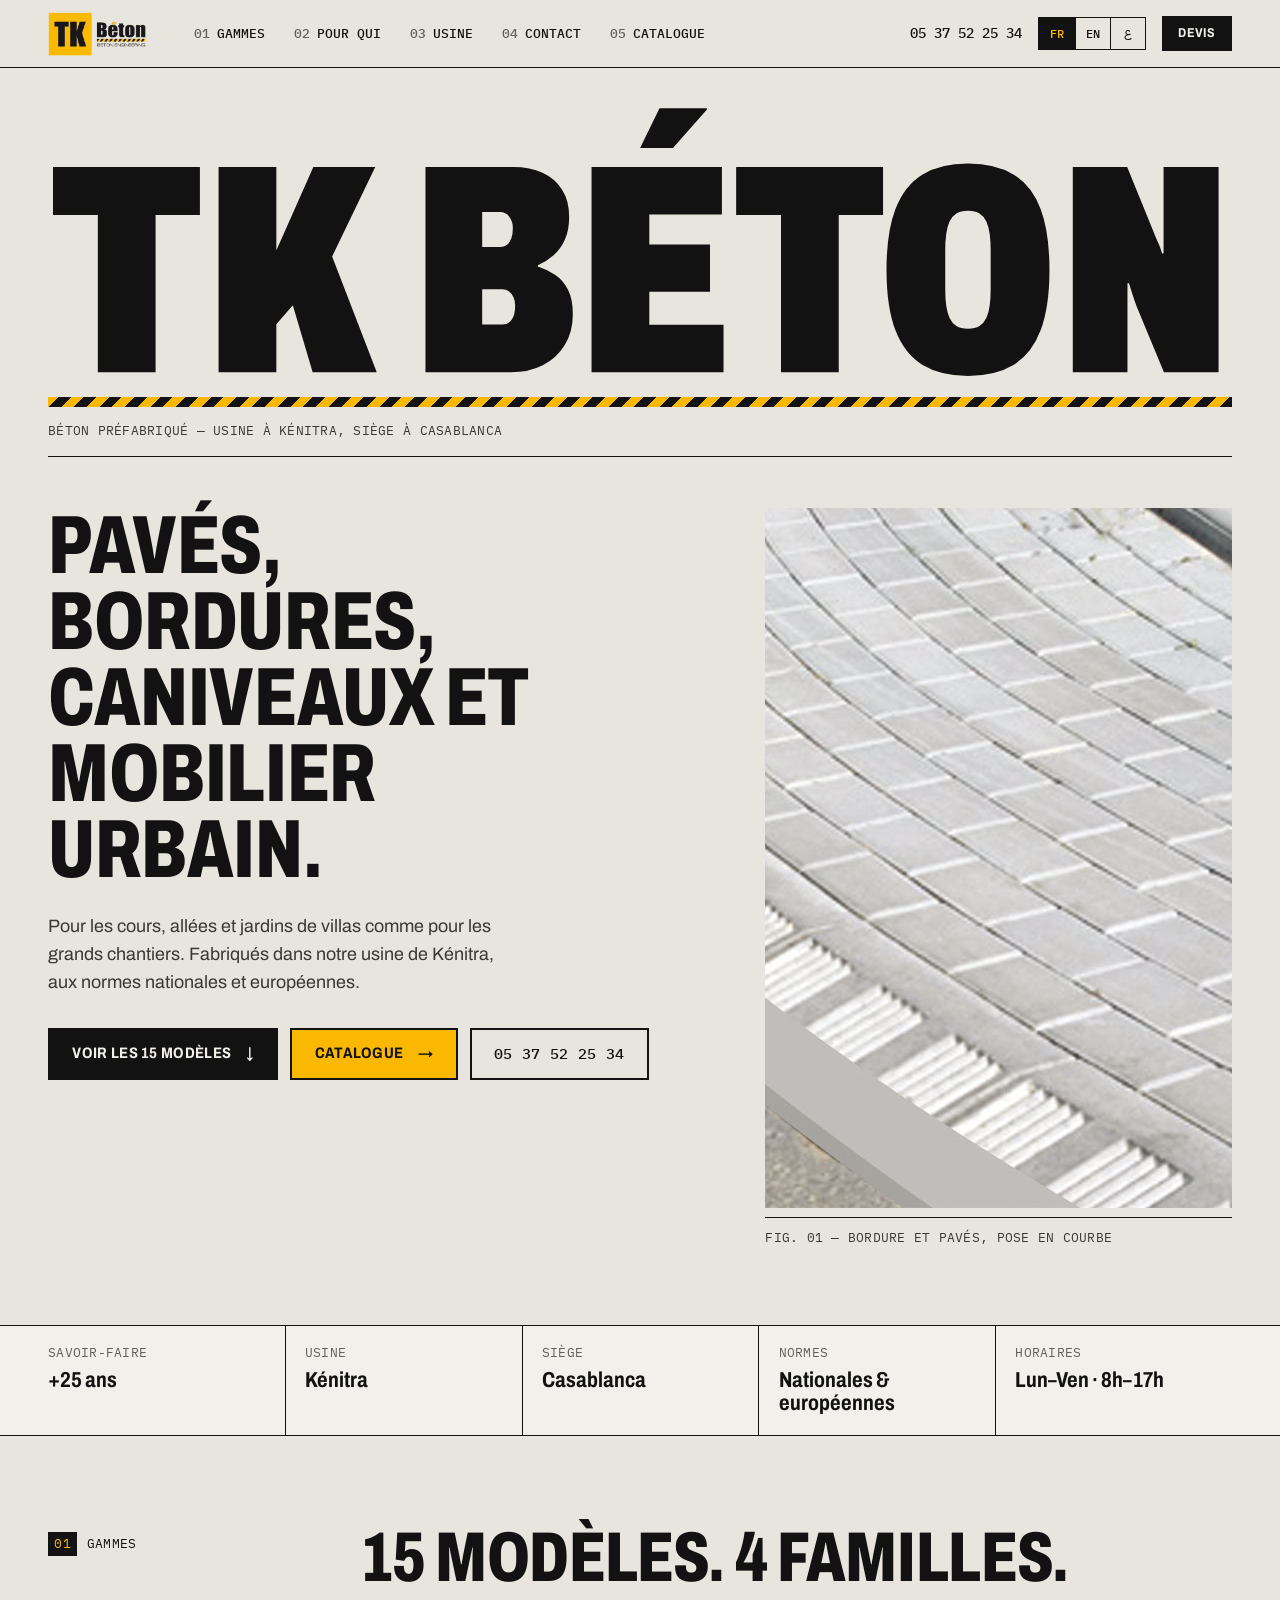
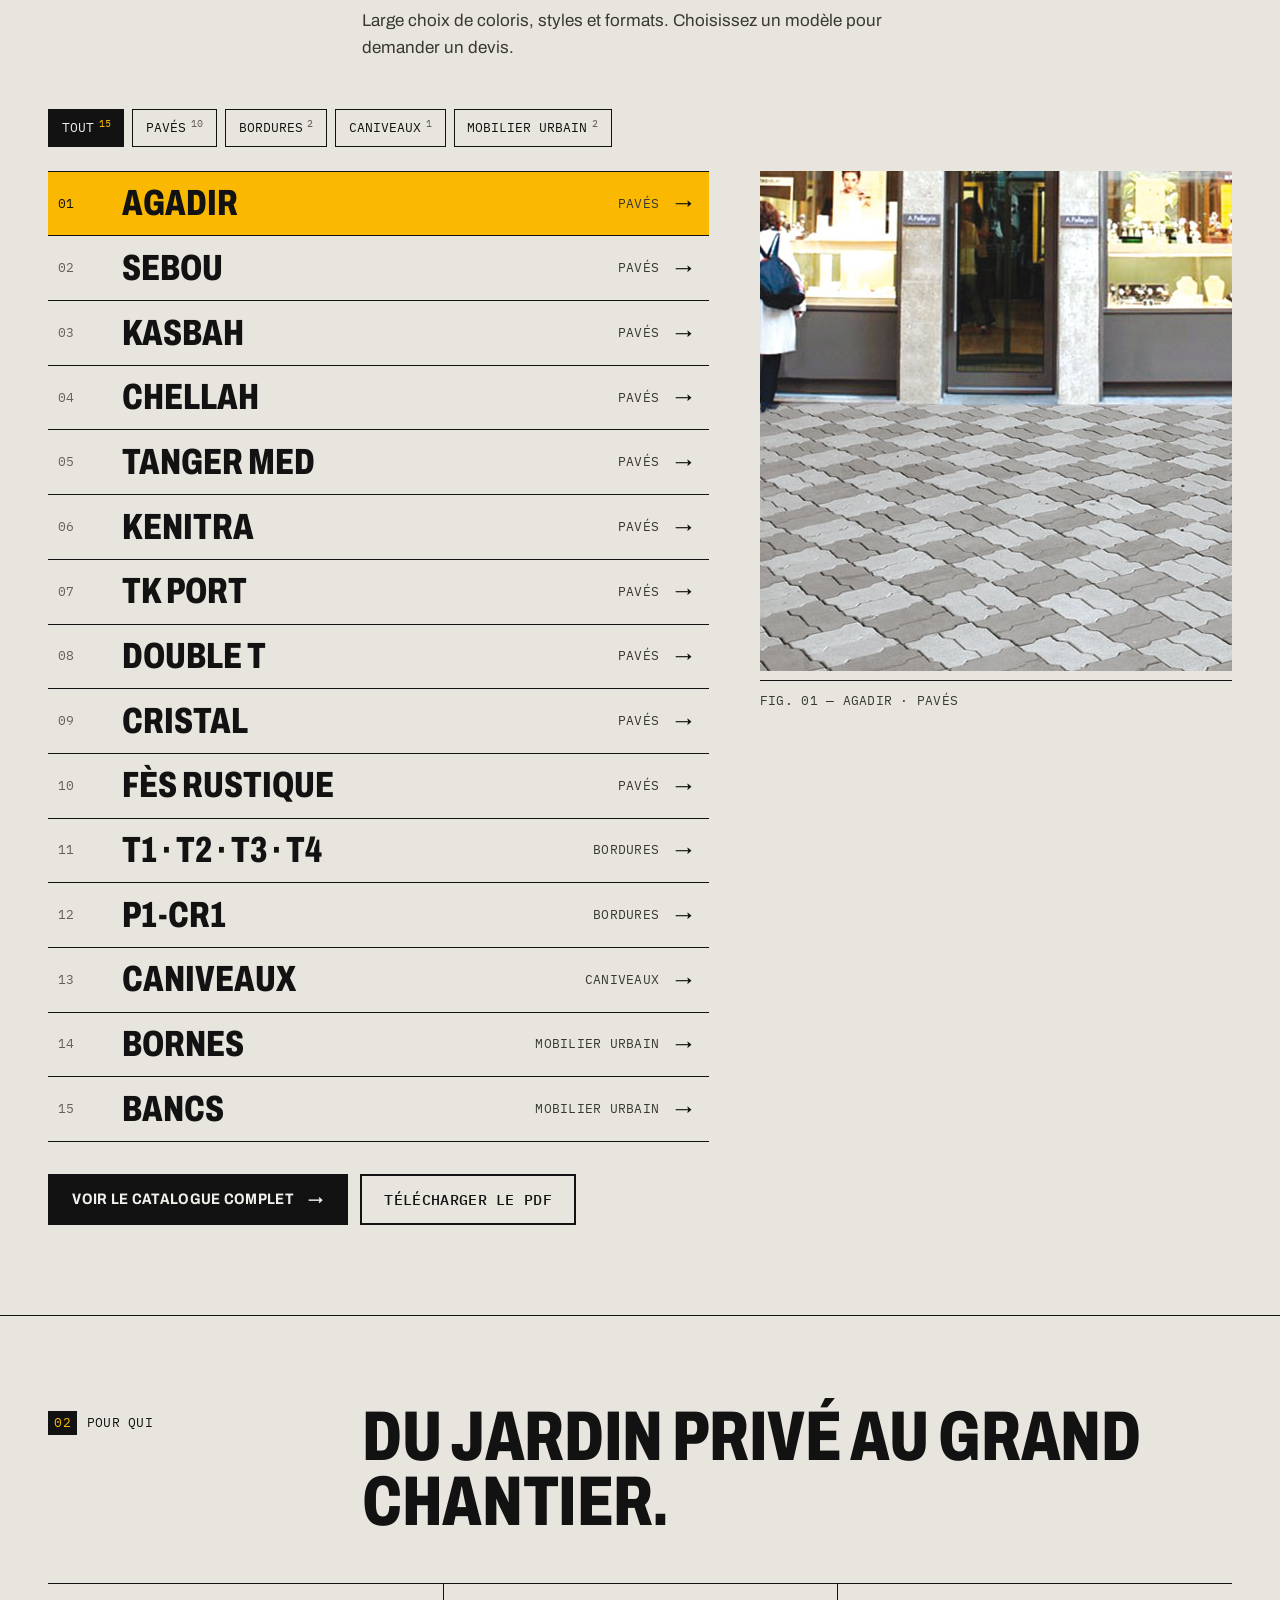
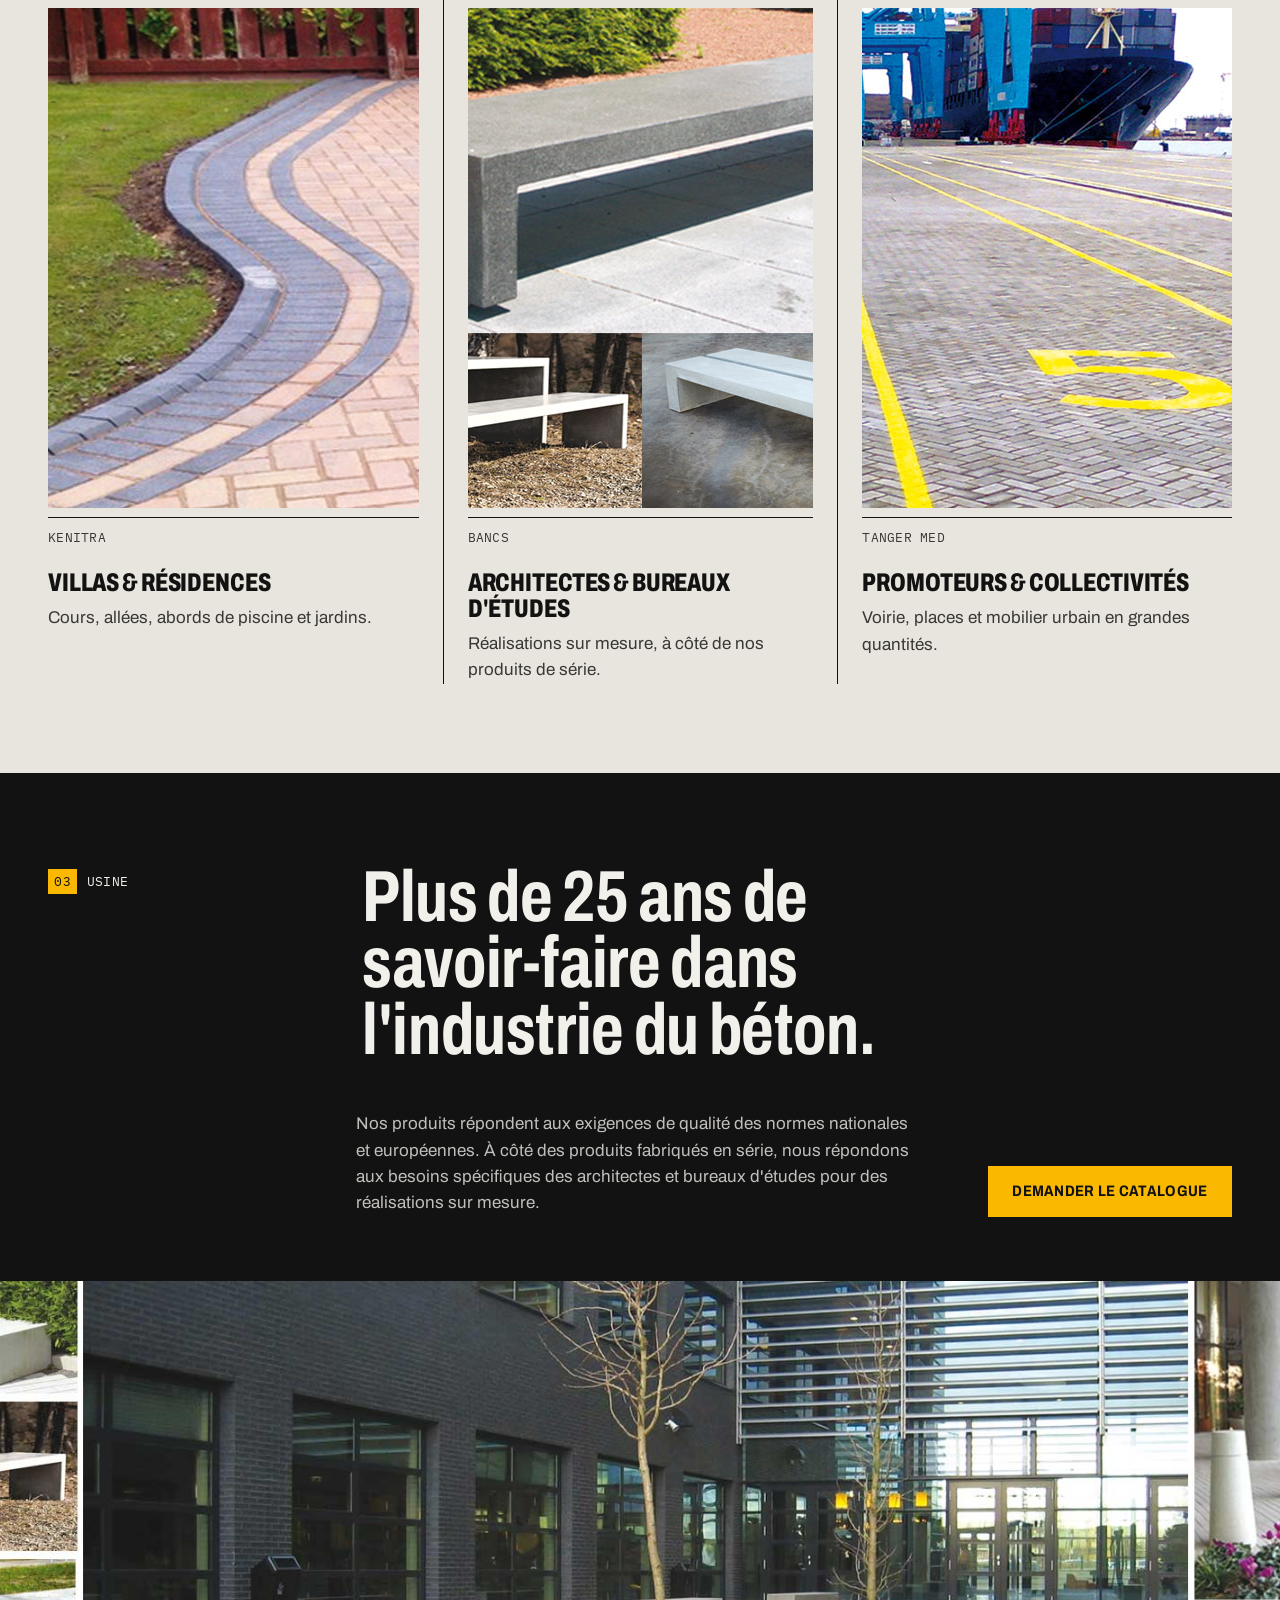
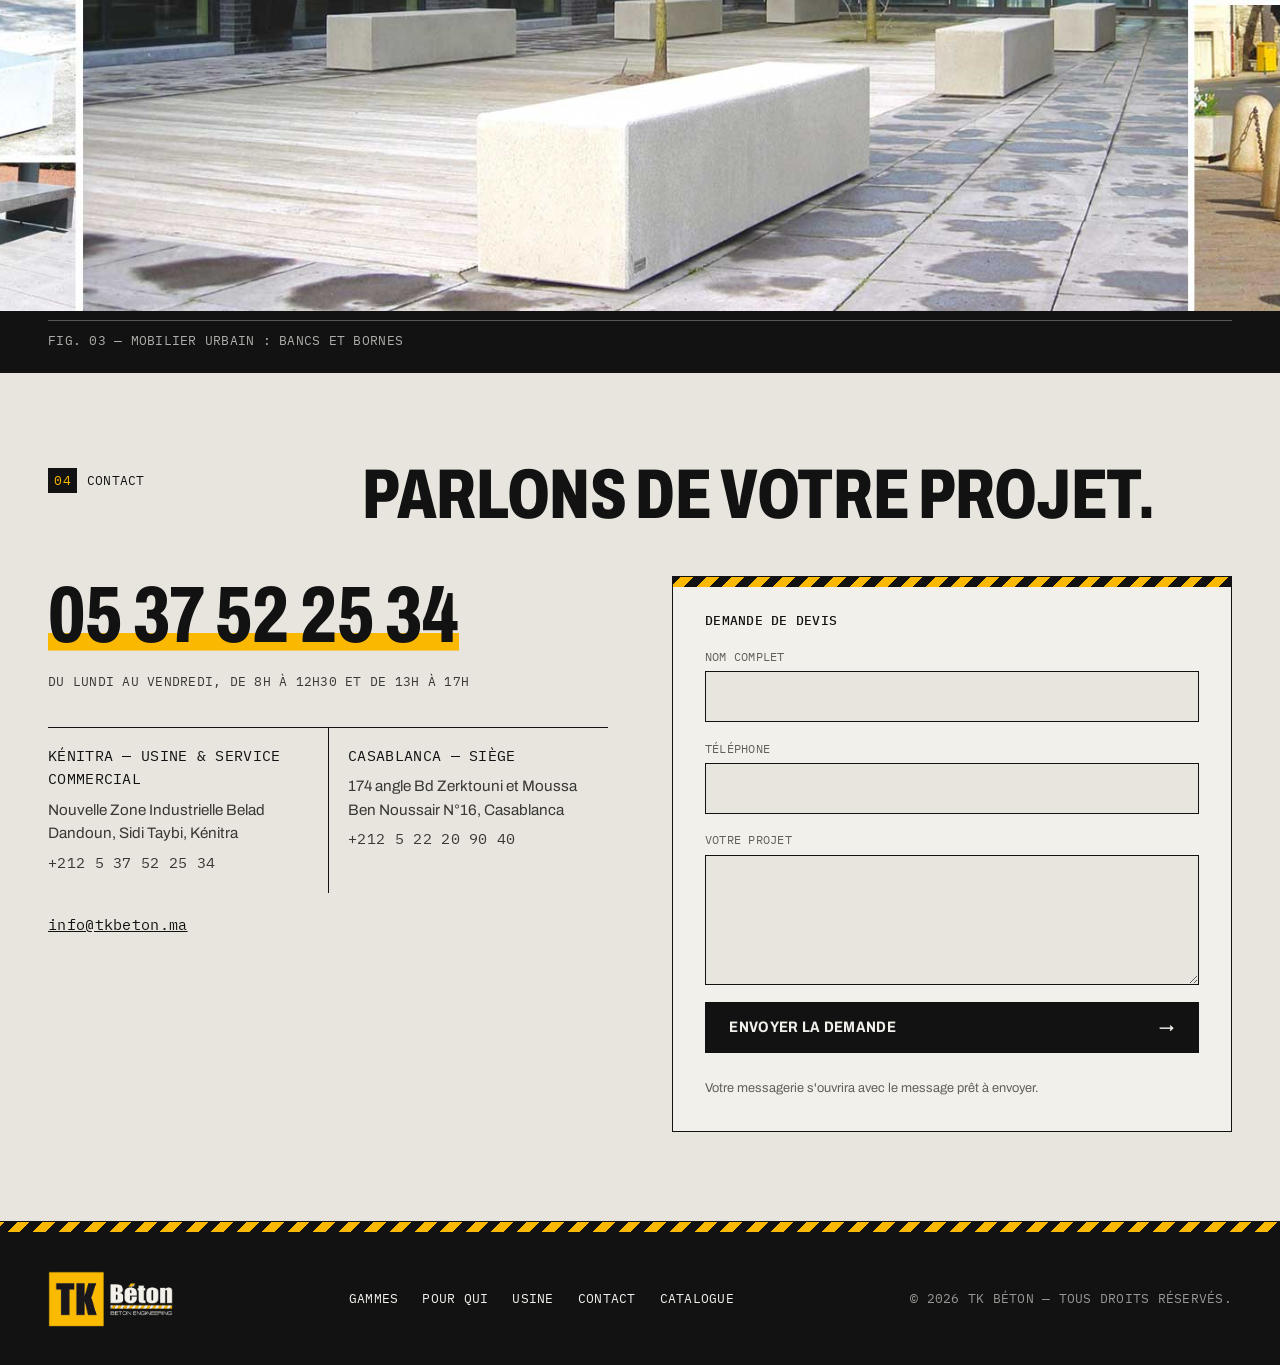
<file: index.html>
<!DOCTYPE html>
<html lang="fr" dir="ltr">
<head>
<meta charset="utf-8">
<meta name="viewport" content="width=device-width, initial-scale=1">
<title>TK Béton — Pavés, bordures, caniveaux et mobilier urbain en béton</title>
<meta name="description" content="TK Béton, fabricant de béton préfabriqué à Kénitra depuis plus de 25 ans : pavés autobloquants, bordures, caniveaux et mobilier urbain, aux normes nationales et européennes.">
<meta name="theme-color" content="#e8e5de">
<link rel="icon" type="image/png" sizes="32x32" href="images/favicon-32x32.png">
<link rel="apple-touch-icon" href="images/apple-touch-icon.png">
<script>
/* Set language/direction before first paint so Arabic never flashes as LTR French. */
(function(){try{var l=localStorage.getItem('tk-lang');if(['fr','en','ar'].indexOf(l)<0){l='fr';}
var d=document.documentElement;d.lang=l;d.dir=l==='ar'?'rtl':'ltr';}catch(e){}})();
</script>
<link rel="preconnect" href="https://fonts.googleapis.com">
<link rel="preconnect" href="https://fonts.gstatic.com" crossorigin>
<link href="https://fonts.googleapis.com/css2?family=Archivo:wdth,wght@62..125,400..900&family=IBM+Plex+Mono:wght@400;500&family=IBM+Plex+Sans+Arabic:wght@400;500;700&display=swap" rel="stylesheet">
<link rel="stylesheet" href="css/style.css?v=20261111c">
</head>
<body>

<header class="site-header" id="top">
  <a class="brand" href="#top"><img src="images/logo-color.png" width="323" height="145" alt="TK Béton — Beton Engineering"></a>
  <nav class="main-nav" id="main-nav" aria-label="Navigation">
    <a href="#gammes"><span class="n">01</span><span data-i18n="nav.ranges">Gammes</span></a>
    <a href="#pour-qui"><span class="n">02</span><span data-i18n="nav.clients">Pour qui</span></a>
    <a href="#usine"><span class="n">03</span><span data-i18n="nav.factory">Usine</span></a>
    <a href="#contact"><span class="n">04</span><span data-i18n="nav.contact">Contact</span></a>
    <a href="catalogue.html"><span class="n">05</span><span data-i18n="nav.catalogue">Catalogue</span></a>
  </nav>
  <div class="header-tools">
    <a class="head-phone" href="tel:+212537522534" dir="ltr">05 37 52 25 34</a>
    <div class="lang" role="group" aria-label="Langue / Language / اللغة">
      <button type="button" data-lang="fr" aria-pressed="true">FR</button>
      <button type="button" data-lang="en" aria-pressed="false">EN</button>
      <button type="button" data-lang="ar" aria-pressed="false" lang="ar">ع</button>
    </div>
    <a class="btn btn-ink btn-sm" href="#contact" data-i18n="nav.quote">Devis</a>
    <button class="menu-btn" type="button" aria-controls="main-nav" aria-expanded="false" aria-label="Menu"><span></span><span></span></button>
  </div>
</header>

<main>
  <!-- HERO -->
  <section class="hero" aria-labelledby="hero-title">
    <div class="wrap">
      <div class="masthead" aria-hidden="true">
        <svg viewBox="0 0 1000 236" preserveAspectRatio="xMidYMid meet"><text x="0" y="230" textLength="1000" lengthAdjust="spacingAndGlyphs" direction="ltr">TK BÉTON</text></svg>
      </div>
      <div class="hazard" aria-hidden="true"></div>
      <p class="kicker mono" data-i18n="hero.kicker">Béton préfabriqué — usine à Kénitra, siège à Casablanca</p>
      <div class="hero-grid">
        <div class="hero-copy">
          <h1 id="hero-title" data-i18n="hero.title">Pavés, bordures, caniveaux et mobilier urbain.</h1>
          <p class="lead" data-i18n="hero.lead"></p>
          <div class="cta-row">
            <a class="btn btn-ink" href="#gammes"><span data-i18n="hero.cta">Voir les 15 modèles</span><span class="arrow down" aria-hidden="true">↓</span></a>
            <a class="btn btn-yellow" href="catalogue.html"><span data-i18n="nav.catalogue">Catalogue</span><span class="arrow" aria-hidden="true">→</span></a>
            <a class="btn btn-line" href="tel:+212537522534" dir="ltr">05 37 52 25 34</a>
          </div>
        </div>
        <figure class="fig hero-fig">
          <img src="images/slide1.jpg" width="1920" height="700" alt="Bordure et pavés TK Béton posés en courbe" fetchpriority="high">
          <figcaption class="mono"><span data-i18n="fig.word">Fig.</span> 01 — <span data-i18n="fig.1"></span></figcaption>
        </figure>
      </div>
    </div>
  </section>

  <!-- FACTS -->
  <section class="facts" aria-label="TK Béton">
    <dl class="wrap facts-grid">
      <div><dt class="mono" data-i18n="fact.1.k"></dt><dd data-i18n="fact.1.v"></dd></div>
      <div><dt class="mono" data-i18n="fact.2.k"></dt><dd data-i18n="fact.2.v"></dd></div>
      <div><dt class="mono" data-i18n="fact.3.k"></dt><dd data-i18n="fact.3.v"></dd></div>
      <div><dt class="mono" data-i18n="fact.4.k"></dt><dd data-i18n="fact.4.v"></dd></div>
      <div><dt class="mono" data-i18n="fact.5.k"></dt><dd data-i18n="fact.5.v"></dd></div>
    </dl>
  </section>

  <!-- 01 RANGES -->
  <section class="sec" id="gammes" aria-labelledby="ranges-title">
    <div class="wrap">
      <header class="sec-head">
        <p class="sec-label mono"><span>01</span> <span data-i18n="nav.ranges">Gammes</span></p>
        <div>
          <h2 id="ranges-title" data-i18n="ranges.title">15 modèles. 4 familles.</h2>
          <p class="sec-lead" data-i18n="ranges.lead"></p>
        </div>
      </header>

      <div class="filters mono" role="group" aria-label="Filtre">
        <button type="button" data-filter="all" aria-pressed="true"><span data-i18n="filter.all">Tout</span><sup>15</sup></button>
        <button type="button" data-filter="paves" aria-pressed="false"><span data-i18n="fam.paves">Pavés</span><sup>10</sup></button>
        <button type="button" data-filter="bordures" aria-pressed="false"><span data-i18n="fam.bordures">Bordures</span><sup>2</sup></button>
        <button type="button" data-filter="caniveaux" aria-pressed="false"><span data-i18n="fam.caniveaux">Caniveaux</span><sup>1</sup></button>
        <button type="button" data-filter="mobilier" aria-pressed="false"><span data-i18n="fam.mobilier">Mobilier urbain</span><sup>2</sup></button>
      </div>

      <div class="ranges">
        <ol class="index">
          <li data-family="paves"><a class="row" href="#contact" data-product="AGADIR" data-img="images/agadir-slides2.jpg"><span class="num mono">01</span><img class="thumb" src="images/agadir-slides2.jpg" width="715" height="500" alt="" loading="lazy"><span class="name">Agadir</span><span class="fam mono" data-i18n="fam.paves">Pavés</span><span class="arrow" aria-hidden="true">→</span></a></li>
          <li data-family="paves"><a class="row" href="#contact" data-product="SEBOU" data-img="images/sebou-slides2.jpg"><span class="num mono">02</span><img class="thumb" src="images/sebou-slides2.jpg" width="715" height="500" alt="" loading="lazy"><span class="name">Sebou</span><span class="fam mono" data-i18n="fam.paves">Pavés</span><span class="arrow" aria-hidden="true">→</span></a></li>
          <li data-family="paves"><a class="row" href="#contact" data-product="KASBAH" data-img="images/kasbah-slides2.jpg"><span class="num mono">03</span><img class="thumb" src="images/kasbah-slides2.jpg" width="715" height="500" alt="" loading="lazy"><span class="name">Kasbah</span><span class="fam mono" data-i18n="fam.paves">Pavés</span><span class="arrow" aria-hidden="true">→</span></a></li>
          <li data-family="paves"><a class="row" href="#contact" data-product="CHELLAH" data-img="images/chellah-slides2.jpg"><span class="num mono">04</span><img class="thumb" src="images/chellah-slides2.jpg" width="715" height="500" alt="" loading="lazy"><span class="name">Chellah</span><span class="fam mono" data-i18n="fam.paves">Pavés</span><span class="arrow" aria-hidden="true">→</span></a></li>
          <li data-family="paves"><a class="row" href="#contact" data-product="TANGER MED" data-img="images/tanger_med-slides2.jpg"><span class="num mono">05</span><img class="thumb" src="images/tanger_med-slides2.jpg" width="715" height="500" alt="" loading="lazy"><span class="name">Tanger Med</span><span class="fam mono" data-i18n="fam.paves">Pavés</span><span class="arrow" aria-hidden="true">→</span></a></li>
          <li data-family="paves"><a class="row" href="#contact" data-product="KENITRA" data-img="images/kenitra-slides2.jpg"><span class="num mono">06</span><img class="thumb" src="images/kenitra-slides2.jpg" width="715" height="500" alt="" loading="lazy"><span class="name">Kenitra</span><span class="fam mono" data-i18n="fam.paves">Pavés</span><span class="arrow" aria-hidden="true">→</span></a></li>
          <li data-family="paves"><a class="row" href="#contact" data-product="TK PORT" data-img="images/tk_port.jpg"><span class="num mono">07</span><img class="thumb" src="images/tk_port.jpg" width="715" height="500" alt="" loading="lazy"><span class="name">TK Port</span><span class="fam mono" data-i18n="fam.paves">Pavés</span><span class="arrow" aria-hidden="true">→</span></a></li>
          <li data-family="paves"><a class="row" href="#contact" data-product="DOUBLE T" data-img="images/double_t.jpg"><span class="num mono">08</span><img class="thumb" src="images/double_t.jpg" width="715" height="500" alt="" loading="lazy"><span class="name">Double T</span><span class="fam mono" data-i18n="fam.paves">Pavés</span><span class="arrow" aria-hidden="true">→</span></a></li>
          <li data-family="paves"><a class="row" href="#contact" data-product="CRISTAL" data-img="images/cristal.jpg"><span class="num mono">09</span><img class="thumb" src="images/cristal.jpg" width="715" height="500" alt="" loading="lazy"><span class="name">Cristal</span><span class="fam mono" data-i18n="fam.paves">Pavés</span><span class="arrow" aria-hidden="true">→</span></a></li>
          <li data-family="paves"><a class="row" href="#contact" data-product="FÈS RUSTIQUE" data-img="images/fes_rustique.jpg"><span class="num mono">10</span><img class="thumb" src="images/fes_rustique.jpg" width="715" height="500" alt="" loading="lazy"><span class="name">Fès Rustique</span><span class="fam mono" data-i18n="fam.paves">Pavés</span><span class="arrow" aria-hidden="true">→</span></a></li>
          <li data-family="bordures"><a class="row" href="#contact" data-product="T1 · T2 · T3 · T4" data-img="images/t1-t2-t3-t4-slides.jpg"><span class="num mono">11</span><img class="thumb" src="images/t1-t2-t3-t4-slides.jpg" width="715" height="500" alt="" loading="lazy"><span class="name">T1 · T2 · T3 · T4</span><span class="fam mono" data-i18n="fam.bordures">Bordures</span><span class="arrow" aria-hidden="true">→</span></a></li>
          <li data-family="bordures"><a class="row" href="#contact" data-product="P1-CR1" data-img="images/p1-cr1.jpg"><span class="num mono">12</span><img class="thumb" src="images/p1-cr1.jpg" width="715" height="500" alt="" loading="lazy"><span class="name">P1-CR1</span><span class="fam mono" data-i18n="fam.bordures">Bordures</span><span class="arrow" aria-hidden="true">→</span></a></li>
          <li data-family="caniveaux"><a class="row" href="#contact" data-product="CANIVEAUX" data-img="images/caniveaux.jpg"><span class="num mono">13</span><img class="thumb" src="images/caniveaux.jpg" width="429" height="300" alt="" loading="lazy"><span class="name">Caniveaux</span><span class="fam mono" data-i18n="fam.caniveaux">Caniveaux</span><span class="arrow" aria-hidden="true">→</span></a></li>
          <li data-family="mobilier"><a class="row" href="#contact" data-product="BORNES" data-img="images/bornes.jpg"><span class="num mono">14</span><img class="thumb" src="images/bornes.jpg" width="715" height="500" alt="" loading="lazy"><span class="name">Bornes</span><span class="fam mono" data-i18n="fam.mobilier">Mobilier urbain</span><span class="arrow" aria-hidden="true">→</span></a></li>
          <li data-family="mobilier"><a class="row" href="#contact" data-product="BANCS" data-img="images/bancs_slides1.jpg"><span class="num mono">15</span><img class="thumb" src="images/bancs_slides1.jpg" width="715" height="500" alt="" loading="lazy"><span class="name">Bancs</span><span class="fam mono" data-i18n="fam.mobilier">Mobilier urbain</span><span class="arrow" aria-hidden="true">→</span></a></li>
        </ol>
        <figure class="fig preview" aria-live="polite">
          <img id="preview-img" src="images/agadir-slides2.jpg" width="715" height="500" alt="Agadir">
          <figcaption class="mono" id="preview-cap"></figcaption>
        </figure>
      </div>
      <div class="ranges-more">
        <a class="btn btn-ink" href="catalogue.html"><span data-i18n="ranges.catalogue">Voir le catalogue complet</span><span class="arrow" aria-hidden="true">→</span></a>
        <a class="btn btn-line" href="catalogue/catalogue-tk-beton.pdf" download><span data-i18n="cat.download">Télécharger le PDF</span></a>
      </div>
    </div>
  </section>

  <!-- 02 CLIENTS -->
  <section class="sec" id="pour-qui" aria-labelledby="clients-title">
    <div class="wrap">
      <header class="sec-head">
        <p class="sec-label mono"><span>02</span> <span data-i18n="nav.clients">Pour qui</span></p>
        <div><h2 id="clients-title" data-i18n="clients.title">Du jardin privé au grand chantier.</h2></div>
      </header>
      <div class="clients">
        <article>
          <figure class="fig"><img src="images/kenitra-slides2.jpg" width="715" height="500" alt="Allée de villa en pavés Kenitra" loading="lazy"><figcaption class="mono">Kenitra</figcaption></figure>
          <h3 data-i18n="client.1.t"></h3><p data-i18n="client.1.d"></p>
        </article>
        <article>
          <figure class="fig"><img src="images/bancs_slides1.jpg" width="715" height="500" alt="Bancs monolithes en béton" loading="lazy"><figcaption class="mono">Bancs</figcaption></figure>
          <h3 data-i18n="client.2.t"></h3><p data-i18n="client.2.d"></p>
        </article>
        <article>
          <figure class="fig"><img src="images/tanger_med-slides2.jpg" width="715" height="500" alt="Pavés Tanger Med sur grande surface" loading="lazy"><figcaption class="mono">Tanger Med</figcaption></figure>
          <h3 data-i18n="client.3.t"></h3><p data-i18n="client.3.d"></p>
        </article>
      </div>
    </div>
  </section>

  <!-- 03 FACTORY -->
  <section class="sec sec-ink" id="usine" aria-labelledby="factory-title">
    <div class="wrap">
      <header class="sec-head">
        <p class="sec-label mono"><span>03</span> <span data-i18n="nav.factory">Usine</span></p>
        <div><h2 id="factory-title" class="statement" data-i18n="factory.title"></h2></div>
      </header>
      <div class="factory-body">
        <p data-i18n="factory.p"></p>
        <a class="btn btn-yellow" href="#contact" data-product="Catalogue" data-i18n="factory.cta">Demander le catalogue</a>
      </div>
    </div>
    <figure class="fig factory-fig">
      <img src="images/slide3.jpg" width="1920" height="700" alt="Mobilier urbain TK Béton : bancs et bornes en béton" loading="lazy">
      <figcaption class="mono wrap"><span data-i18n="fig.word">Fig.</span> 03 — <span data-i18n="fig.3"></span></figcaption>
    </figure>
  </section>

  <!-- 04 CONTACT -->
  <section class="sec" id="contact" aria-labelledby="contact-title">
    <div class="wrap">
      <header class="sec-head">
        <p class="sec-label mono"><span>04</span> <span data-i18n="nav.contact">Contact</span></p>
        <div><h2 id="contact-title" data-i18n="contact.title">Parlons de votre projet.</h2></div>
      </header>
      <div class="contact-grid">
        <div>
          <a class="big-phone" href="tel:+212537522534" dir="ltr">05 37 52 25 34</a>
          <p class="mono hours" data-i18n="contact.hours"></p>
          <address class="sites">
            <div>
              <p class="mono site-k">Kénitra — <span data-i18n="contact.factory"></span></p>
              <p>Nouvelle Zone Industrielle Belad Dandoun, Sidi Taybi, Kénitra</p>
              <p class="mono" dir="ltr">+212 5 37 52 25 34</p>
            </div>
            <div>
              <p class="mono site-k">Casablanca — <span data-i18n="contact.hq"></span></p>
              <p>174 angle Bd Zerktouni et Moussa Ben Noussair N°16, Casablanca</p>
              <p class="mono" dir="ltr">+212 5 22 20 90 40</p>
            </div>
          </address>
          <a class="mail mono" href="mailto:info@tkbeton.ma" dir="ltr">info@tkbeton.ma</a>
        </div>
        <form class="form" id="contact-form" novalidate>
          <div class="hazard" aria-hidden="true"></div>
          <p class="form-title mono" data-i18n="form.title">Demande de devis</p>
          <label><span class="mono" data-i18n="form.name">Nom complet</span><input name="name" type="text" autocomplete="name" required></label>
          <label><span class="mono" data-i18n="form.phone">Téléphone</span><input name="phone" type="tel" autocomplete="tel" required dir="ltr"></label>
          <label><span class="mono" data-i18n="form.msg">Votre projet</span><textarea name="msg" rows="4" required></textarea></label>
          <button class="btn btn-ink" type="submit"><span data-i18n="form.send">Envoyer la demande</span><span class="arrow" aria-hidden="true">→</span></button>
          <p class="note" data-i18n="form.note"></p>
        </form>
      </div>
    </div>
  </section>
</main>

<footer class="site-footer">
  <div class="hazard" aria-hidden="true"></div>
  <div class="wrap foot">
    <img src="images/logo-light.png" width="323" height="145" alt="TK Béton — Beton Engineering" loading="lazy">
    <nav class="foot-nav mono" aria-label="Footer">
      <a href="#gammes" data-i18n="nav.ranges">Gammes</a>
      <a href="#pour-qui" data-i18n="nav.clients">Pour qui</a>
      <a href="#usine" data-i18n="nav.factory">Usine</a>
      <a href="#contact" data-i18n="nav.contact">Contact</a>
      <a href="catalogue.html" data-i18n="nav.catalogue">Catalogue</a>
    </nav>
    <p class="mono foot-legal">© 2026 TK Béton — <span data-i18n="footer.rights">Tous droits réservés.</span></p>
  </div>
</footer>

<a class="call-bar mono" href="tel:+212537522534"><span data-i18n="call.now">Appeler</span> <span dir="ltr">05 37 52 25 34</span></a>

<script src="js/i18n.js?v=20261111"></script>
<script src="js/main.js?v=20261111"></script>
</body>
</html>
</file>
<file: css/style.css>
/* TK Béton v2 — "Beton Engineering" catalogue.
   Everything is drawn from the logo: its yellow, its black, its heavy grotesk and its hazard stripe.
   Concrete-grey paper, 1px ink rules, one condensed sans + one mono. Logical properties keep RTL correct. */
:root {
  --paper: #e8e5de;
  --paper-hi: #f2f0eb;
  --ink: #121212;
  --ink-2: #3a3834;
  --mute: #63605a;
  --yellow: #fab900;
  --rule: 1px solid var(--ink);
  --sans: "Archivo", "IBM Plex Sans Arabic", system-ui, sans-serif;
  --mono: "IBM Plex Mono", "IBM Plex Sans Arabic", ui-monospace, monospace;
  --gutter: clamp(1rem, 4vw, 3rem);
  --sec: clamp(3.5rem, 7vw, 6.5rem);
  --ease: cubic-bezier(.2, .7, .2, 1);
}

*, *::before, *::after { box-sizing: border-box; }
html { scroll-behavior: smooth; scroll-padding-top: 4.5rem; }
body { margin: 0; background: var(--paper); color: var(--ink); font: 400 1.0625rem/1.55 var(--sans); -webkit-font-smoothing: antialiased; }
img { display: block; max-width: 100%; }
a { color: inherit; }
button { font: inherit; color: inherit; cursor: pointer; }
:focus-visible { outline: 2px solid var(--ink); outline-offset: 2px; }
.sec-ink :focus-visible, .site-footer :focus-visible { outline-color: var(--yellow); }
.wrap { width: min(100% - 2 * var(--gutter), 1320px); margin-inline: auto; }
.mono { font-family: var(--mono); font-size: .8rem; letter-spacing: .02em; text-transform: uppercase; }
html[lang="ar"] .mono { text-transform: none; letter-spacing: 0; font-size: .9rem; }

h1, h2, h3 { font-family: var(--sans); font-stretch: 72%; font-weight: 800; text-transform: uppercase; line-height: .92; letter-spacing: -.005em; margin: 0; }
h2 { font-size: clamp(2.2rem, 1.2rem + 4vw, 4.6rem); }
h3 { font-size: 1.6rem; line-height: 1; }
html[lang="ar"] h1, html[lang="ar"] h2, html[lang="ar"] h3 { line-height: 1.3; font-weight: 700; }

.hazard { height: 10px; background: repeating-linear-gradient(-45deg, var(--ink) 0 9px, var(--yellow) 9px 18px); }
.arrow { display: inline-block; transition: transform .25s var(--ease); }
[dir="rtl"] .arrow:not(.down) { transform: scaleX(-1); }

/* Buttons: square, heavy, no pills */
.btn { display: inline-flex; align-items: center; gap: .9rem; padding: 1rem 1.4rem; border: 2px solid var(--ink); font: 700 .95rem/1 var(--sans); font-stretch: 85%; text-transform: uppercase; letter-spacing: .02em; text-decoration: none; transition: background .2s, color .2s; }
html[lang="ar"] .btn { text-transform: none; font-size: 1rem; }
.btn-sm { padding: .55rem .9rem; font-size: .8rem; }
.btn-ink { background: var(--ink); color: var(--paper-hi); }
.btn-ink:hover { background: var(--yellow); color: var(--ink); }
.btn-line { background: transparent; font-family: var(--mono); font-weight: 500; font-stretch: normal; }
.btn-line:hover { background: var(--ink); color: var(--paper-hi); }
.btn-yellow { background: var(--yellow); color: var(--ink); border-color: var(--yellow); }
.btn-yellow:hover { background: var(--paper-hi); border-color: var(--paper-hi); }
.btn:hover .arrow:not(.down) { transform: translateX(4px); }
[dir="rtl"] .btn:hover .arrow:not(.down) { transform: scaleX(-1) translateX(4px); }
.btn:hover .arrow.down { transform: translateY(3px); }

/* Header */
.site-header { position: sticky; top: 0; z-index: 50; display: flex; align-items: center; gap: 2rem; height: 4.25rem; padding-inline: var(--gutter); background: var(--paper); border-bottom: var(--rule); }
.brand { line-height: 0; flex: none; }
.brand img { height: 44px; width: auto; }
.main-nav { display: flex; gap: 1.8rem; margin-inline-start: 1rem; }
.main-nav a { display: flex; gap: .45rem; align-items: baseline; font: 500 .8rem var(--mono); text-transform: uppercase; text-decoration: none; padding-block: .4rem; background: linear-gradient(var(--yellow), var(--yellow)) 0 100% / 0 3px no-repeat; transition: background-size .25s var(--ease); }
html[lang="ar"] .main-nav a { font-size: .95rem; text-transform: none; }
[dir="rtl"] .main-nav a { background-position: 100% 100%; }
.main-nav a:hover { background-size: 100% 3px; }
.main-nav .n { color: var(--mute); }
.header-tools { display: flex; align-items: center; gap: 1rem; margin-inline-start: auto; }
.head-phone { font: 500 .85rem var(--mono); text-decoration: none; }
.head-phone:hover { text-decoration: underline; text-decoration-color: var(--yellow); text-decoration-thickness: 3px; }
.lang { display: flex; border: var(--rule); }
.lang button { border: 0; background: none; padding: .4rem .6rem; font: 500 .75rem var(--mono); min-width: 2.2rem; }
.lang button + button { border-inline-start: var(--rule); }
.lang button[aria-pressed="true"] { background: var(--ink); color: var(--yellow); }
.lang button:not([aria-pressed="true"]):hover { background: var(--yellow); }
.menu-btn { display: none; width: 44px; height: 44px; border: 0; background: none; position: relative; }
.menu-btn span { position: absolute; inset-inline: 10px; height: 2px; background: var(--ink); transition: transform .3s var(--ease); }
.menu-btn span:first-child { top: 17px; } .menu-btn span:last-child { top: 25px; }
.menu-btn[aria-expanded="true"] span:first-child { transform: translateY(4px) rotate(45deg); }
.menu-btn[aria-expanded="true"] span:last-child { transform: translateY(-4px) rotate(-45deg); }

/* Hero */
.hero { padding-block: clamp(1.2rem, 2.5vw, 2rem) clamp(3rem, 6vw, 5rem); }
.masthead svg { display: block; width: 100%; height: auto; }
.masthead text { font-family: "Archivo", sans-serif; font-weight: 900; font-stretch: 68%; font-size: 252px; fill: var(--ink); }
.hero .hazard { margin-top: clamp(.6rem, 1.4vw, 1.1rem); }
.kicker { margin: 0; padding-block: .9rem; border-bottom: var(--rule); color: var(--ink-2); }
.hero-grid { display: grid; grid-template-columns: 7fr 5fr; gap: clamp(2rem, 5vw, 5rem); padding-top: clamp(2rem, 4vw, 3.5rem); align-items: start; }
.hero h1 { font-size: clamp(2.6rem, 1rem + 5.2vw, 6rem); max-width: 13ch; }
.lead { max-width: 46ch; margin: 1.6rem 0 2rem; font-size: 1.12rem; color: var(--ink-2); }
.cta-row { display: flex; flex-wrap: wrap; gap: .75rem; }

/* Figures: photo + mono caption under a rule, like a printed catalogue */
.fig { margin: 0; }
.fig img { width: 100%; object-fit: cover; background: var(--paper-hi); }
.fig figcaption { padding-top: .6rem; margin-top: .6rem; border-top: var(--rule); color: var(--ink-2); }
.hero-fig img { aspect-ratio: 1; object-position: 62% 50%; }

/* Facts */
.facts { border-block: var(--rule); background: var(--paper-hi); }
.facts-grid { display: grid; grid-template-columns: repeat(5, 1fr); margin-block: 0; }
.facts-grid > div { padding: 1.1rem 1.2rem 1.2rem; border-inline-start: var(--rule); }
.facts-grid > div:first-child { border-inline-start: 0; padding-inline-start: 0; }
.facts dt { color: var(--mute); }
.facts dd { margin: .35rem 0 0; font: 700 1.35rem/1.1 var(--sans); font-stretch: 80%; }

/* Sections */
.sec { padding-block: var(--sec); border-bottom: var(--rule); }
.sec-head { display: grid; grid-template-columns: 3fr 9fr; gap: 1.5rem; padding-bottom: clamp(2rem, 4vw, 3rem); }
.sec-label { margin: .35rem 0 0; display: flex; gap: .6rem; align-items: baseline; }
.sec-label span:first-child { background: var(--ink); color: var(--yellow); padding: .15rem .4rem; }
.sec-lead { max-width: 52ch; margin: 1.1rem 0 0; color: var(--ink-2); }

/* Ranges: filter + numbered index + sticky preview */
.filters { display: flex; flex-wrap: wrap; gap: .5rem; margin-bottom: 1.5rem; }
.filters button { border: var(--rule); background: transparent; padding: .5rem .8rem; font: inherit; text-transform: inherit; display: inline-flex; gap: .3rem; align-items: flex-start; }
.filters sup { font-size: .65rem; line-height: 1; color: var(--mute); }
.filters button:hover { background: var(--yellow); }
.filters button[aria-pressed="true"] { background: var(--ink); color: var(--paper-hi); }
.filters button[aria-pressed="true"] sup { color: var(--yellow); }
.ranges { display: grid; grid-template-columns: 7fr 5fr; gap: clamp(2rem, 4vw, 4rem); align-items: start; }
.index { list-style: none; margin: 0; padding: 0; border-top: var(--rule); }
.index li[hidden] { display: none; }
.row { display: grid; grid-template-columns: 3rem 1fr auto 1.5rem; align-items: center; gap: 1rem; padding: .85rem .6rem; border-bottom: var(--rule); text-decoration: none; transition: background .15s; }
.row:hover, .row:focus-visible, .row.is-current { background: var(--yellow); }
.row:focus-visible { outline-offset: -2px; }
.row .num { color: var(--mute); }
.row:hover .num, .row.is-current .num { color: var(--ink); }
.thumb { display: none; }
.name { font: 800 clamp(1.5rem, 1rem + 1.6vw, 2.5rem)/1 var(--sans); font-stretch: 72%; text-transform: uppercase; }
.fam { color: var(--ink-2); }
.row:hover .arrow { transform: translateX(4px); }
[dir="rtl"] .row:hover .arrow { transform: scaleX(-1) translateX(4px); }
.preview { position: sticky; top: 6rem; }
.preview img { aspect-ratio: 715 / 500; transition: opacity .2s; }
.preview img.swap { opacity: .25; }

/* Clients */
.clients { display: grid; grid-template-columns: repeat(3, 1fr); border-top: var(--rule); }
.clients article { padding: 1.5rem 1.5rem 0; border-inline-start: var(--rule); }
.clients article:first-child { border-inline-start: 0; padding-inline-start: 0; }
.clients article:last-child { padding-inline-end: 0; }
.clients .fig img { aspect-ratio: 4 / 3; }
.clients h3 { margin-top: 1.4rem; }
.clients p { margin: .6rem 0 0; color: var(--ink-2); max-width: 34ch; }

/* Factory (the one dark block) */
.sec-ink { background: var(--ink); color: var(--paper-hi); border-bottom: 0; padding-bottom: 0; }
.sec-ink .sec-label span:first-child { background: var(--yellow); color: var(--ink); }
.statement { font-size: clamp(2.2rem, 1rem + 4.4vw, 5rem); text-transform: none; font-weight: 700; max-width: 18ch; }
.factory-body { display: grid; grid-template-columns: 3fr 6fr 3fr; gap: 1.5rem; padding-bottom: clamp(2.5rem, 5vw, 4rem); align-items: end; }
.factory-body p { grid-column: 2; margin: 0; color: rgba(242,240,235,.78); max-width: 58ch; }
.factory-body .btn { grid-column: 3; justify-self: end; }
.factory-fig img { aspect-ratio: 1920 / 700; max-height: 70vh; }
.factory-fig figcaption { border-top-color: rgba(242,240,235,.3); color: rgba(242,240,235,.7); padding-bottom: 1.4rem; }

/* Contact */
.contact-grid { display: grid; grid-template-columns: 1fr 1fr; gap: clamp(2rem, 5vw, 5rem); align-items: start; }
.big-phone { display: inline-block; font: 800 clamp(2.6rem, 1rem + 5vw, 5.4rem)/1 var(--sans); font-stretch: 70%; text-decoration: none; background: linear-gradient(var(--yellow), var(--yellow)) 0 92% / 100% .22em no-repeat; }
.hours { margin: 1rem 0 2.2rem; color: var(--ink-2); }
.sites { font-style: normal; display: grid; grid-template-columns: 1fr 1fr; border-top: var(--rule); }
.sites > div { padding: 1rem 1.2rem 1.2rem 0; }
.sites > div + div { border-inline-start: var(--rule); padding-inline-start: 1.2rem; }
.sites p { margin: .3rem 0 0; color: var(--ink-2); font-size: .95rem; }
.sites .site-k { margin: 0 0 .5rem; color: var(--ink); }
.mail { display: inline-block; margin-top: 1.2rem; font-size: .95rem; text-transform: none; }
.form { background: var(--paper-hi); border: var(--rule); display: grid; gap: 1.1rem; padding: 0 clamp(1.2rem, 3vw, 2rem) clamp(1.2rem, 3vw, 2rem); }
.form .hazard { margin-inline: calc(-1 * clamp(1.2rem, 3vw, 2rem)); }
.form-title { margin: .4rem 0 0; font-weight: 500; }
.form label { display: grid; gap: .35rem; }
.form label .mono { color: var(--mute); font-size: .72rem; }
.form input, .form textarea { font: inherit; color: var(--ink); padding: .7rem .8rem; border: var(--rule); background: var(--paper); border-radius: 0; resize: vertical; }
.form input:focus, .form textarea:focus { outline: 0; box-shadow: inset 0 0 0 2px var(--ink); background: #fff; }
.form input:user-invalid, .form textarea:user-invalid { border-color: #b3261e; box-shadow: inset 0 0 0 1px #b3261e; }
.form .btn { justify-content: space-between; }
.note { margin: 0; font-size: .8rem; color: var(--mute); }

/* Footer */
.site-footer { background: var(--ink); color: var(--paper-hi); }
.foot { display: grid; grid-template-columns: auto 1fr auto; gap: 2rem; align-items: center; padding-block: 2.4rem; }
.foot img { height: 56px; width: auto; }
.foot-nav { display: flex; flex-wrap: wrap; gap: 1.5rem; justify-content: center; }
.foot-nav a { text-decoration: none; }
.foot-nav a:hover { color: var(--yellow); }
.foot-legal { margin: 0; color: rgba(242,240,235,.6); }
.call-bar { display: none; }

@media (max-width: 1100px) {
  .head-phone { display: none; }
  .main-nav { gap: 1.2rem; }
}
@media (max-width: 900px) {
  .main-nav { position: fixed; inset: 4.25rem 0 auto 0; flex-direction: column; gap: 0; margin: 0; padding: .5rem var(--gutter) 1.5rem; background: var(--paper); border-bottom: var(--rule); transform: translateY(-120%); visibility: hidden; transition: transform .35s var(--ease), visibility .35s; }
  .main-nav.open { transform: none; visibility: visible; }
  .main-nav a { font-size: 1.05rem; padding-block: 1rem; border-bottom: var(--rule); background: none; }
  .menu-btn { display: block; }
  .header-tools .btn-sm { display: none; }
  .hero-grid, .ranges, .contact-grid { grid-template-columns: 1fr; }
  .hero-fig img { aspect-ratio: 16 / 10; }
  .facts-grid { grid-template-columns: 1fr 1fr; }
  .facts-grid > div { border-inline-start: 0; border-top: var(--rule); padding-inline: 0 1rem; }
  .facts-grid > div:nth-child(-n+2) { border-top: 0; }
  .facts-grid > div:nth-child(even) { border-inline-start: var(--rule); padding-inline-start: 1rem; }
  .facts-grid > div:last-child { grid-column: 1 / -1; }
  .sec-head { grid-template-columns: 1fr; gap: 1rem; }
  .preview { display: none; }
  .row { grid-template-columns: 4.5rem 1fr 1.2rem; gap: .9rem; padding-inline: 0; }
  .row .num { display: none; }
  .row.is-current:not(:hover) { background: transparent; }
  .thumb { display: block; width: 4.5rem; height: 4.5rem; object-fit: cover; grid-column: 1; grid-row: 1 / span 2; }
  .row { row-gap: .25rem; }
  .row .name { grid-column: 2; grid-row: 1; align-self: end; }
  .row .fam { grid-column: 2; grid-row: 2; align-self: start; }
  .row .arrow { grid-column: 3; grid-row: 1 / span 2; }
  .clients { grid-template-columns: 1fr; }
  .clients article, .clients article:first-child { border-inline-start: 0; padding: 1.5rem 0; border-bottom: var(--rule); }
  .factory-body { grid-template-columns: 1fr; }
  .factory-body p, .factory-body .btn { grid-column: auto; justify-self: start; }
  .foot { grid-template-columns: 1fr; justify-items: start; }
  .foot-nav { justify-content: flex-start; }
}
@media (max-width: 560px) {
  .sites { grid-template-columns: 1fr; }
  .sites > div + div { border-inline-start: 0; border-top: var(--rule); padding-inline-start: 0; }
  .call-bar { position: fixed; z-index: 60; inset: auto 0 0 0; display: flex; justify-content: center; gap: .7rem; padding: .95rem; background: var(--yellow); color: var(--ink); font-weight: 500; text-decoration: none; border-top: 2px solid var(--ink); }
  .site-footer { padding-bottom: 3.5rem; }
}
@media (prefers-reduced-motion: reduce) {
  *, *::before, *::after { transition: none !important; scroll-behavior: auto !important; }
}

/* ===== Catalogue page: the catalogue rebuilt as swipeable pages ===== */
.main-nav a[aria-current="page"] { background-size: 100% 3px; }
.ranges-more { display: flex; flex-wrap: wrap; gap: .75rem; margin-top: 2rem; }
.dl-size { font-size: .72rem; color: var(--mute); }
.btn-line:hover .dl-size { color: var(--yellow); }

.cat-top { padding-block: clamp(1.4rem, 3vw, 2.4rem); border-bottom: var(--rule); }
.cat-top-row { display: flex; flex-wrap: wrap; align-items: end; justify-content: space-between; gap: 1.2rem 2rem; }
.cat-top h1 { font-size: clamp(2.2rem, 1rem + 4vw, 4.2rem); }
.cat-hint { margin: .9rem 0 0; color: var(--ink-2); display: flex; align-items: center; gap: .6rem; }
.hint-arrows { white-space: nowrap; flex: none; background: var(--yellow); color: var(--ink); padding: .15rem .45rem; font-weight: 500; animation: nudge 1.6s ease-in-out infinite; }
@keyframes nudge { 50% { transform: translateX(4px); } }

/* Reader bar: one row — previous, where you are (tap for contents), contents, next */
.cat-bar { position: sticky; top: 4.25rem; z-index: 40; background: var(--paper); border-bottom: var(--rule); }
.cat-bar-row { display: grid; grid-template-columns: auto 1fr auto auto; align-items: center; gap: .8rem; padding-block: .6rem; }
.cat-nav { width: 3.2rem; height: 3.2rem; border: 2px solid var(--ink); background: var(--yellow); color: var(--ink); display: grid; place-items: center; transition: background .2s, color .2s, transform .2s var(--ease); }
.cat-nav svg, .cat-toc-btn svg { width: 55%; height: 55%; fill: none; stroke: currentColor; stroke-width: 3; stroke-linecap: square; }
[dir="rtl"] .cat-nav svg { transform: scaleX(-1); }
.cat-nav:hover:not(:disabled) { background: var(--ink); color: var(--yellow); }
.cat-nav:active:not(:disabled) { transform: scale(.94); }
.cat-nav:disabled { opacity: .25; cursor: default; }
.cat-status { display: grid; grid-template-columns: auto 1fr; grid-template-areas: "count now" "bar bar"; align-items: center; gap: .35rem .9rem; min-width: 0; padding: 0; border: 0; background: none; text-align: start; }
.cat-count { grid-area: count; font: 800 1.7rem/1 var(--sans); font-stretch: 72%; white-space: nowrap; }
.cat-count b { background: var(--ink); color: var(--yellow); padding: 0 .3em; font-weight: inherit; }
.cat-now { grid-area: now; font: 700 1rem/1.2 var(--sans); white-space: nowrap; overflow: hidden; text-overflow: ellipsis; min-width: 0; }
.cat-progress { grid-area: bar; display: block; height: 6px; background: var(--paper-hi); border: var(--rule); }
.cat-progress span { display: block; height: 100%; width: 0; background: var(--yellow); transition: width .3s var(--ease); }
.cat-toc-btn { height: 3.2rem; display: inline-flex; align-items: center; gap: .5rem; padding: 0 1rem; border: 2px solid var(--ink); background: var(--paper-hi); font: 500 .8rem var(--mono); text-transform: uppercase; }
.cat-toc-btn svg { width: 1.2rem; height: 1.2rem; stroke-width: 2.4; }
.cat-toc-btn:hover { background: var(--ink); color: var(--paper-hi); }
html[lang="ar"] .cat-toc-btn { text-transform: none; font-size: .95rem; }

/* Contents: full list of pages */
.cat-toc { position: fixed; inset: 0; z-index: 100; display: flex; align-items: center; justify-content: center; padding: 1rem; }
.cat-toc[hidden] { display: none; }
.toc-backdrop { position: absolute; inset: 0; background: rgba(18,18,18,.55); }
.toc-panel { position: relative; display: flex; flex-direction: column; width: min(100%, 34rem); height: min(85vh, 46rem); border: 2px solid var(--ink); background: var(--paper); color: var(--ink); box-shadow: 10px 10px 0 var(--yellow); }
html.toc-open, html.toc-open body { overflow: hidden; }
.toc-head { display: flex; align-items: center; justify-content: space-between; gap: 1rem; padding: .9rem 1.1rem; background: var(--ink); color: var(--paper-hi); }
.toc-title { margin: 0; font: 800 1.6rem/1 var(--sans); font-stretch: 72%; text-transform: uppercase; }
.toc-close { padding: .6rem 1rem; border: 2px solid var(--yellow); background: var(--yellow); color: var(--ink); font: 700 .85rem var(--sans); text-transform: uppercase; }
.toc-head { flex: none; }
.toc-list { flex: 1 1 auto; min-height: 0; overflow-y: auto; -webkit-overflow-scrolling: touch; padding: .4rem 1.1rem 1.2rem; overscroll-behavior: contain; }
.toc-list h3.mono { margin: 1rem 0 .3rem; color: var(--mute); font-size: .75rem; }
.toc-list ol { list-style: none; margin: 0; padding: 0; }
.toc-list button { width: 100%; display: flex; align-items: center; gap: .8rem; padding: .75rem .3rem; border: 0; border-bottom: 1px solid rgba(18,18,18,.18); background: none; text-align: start; font-size: 1rem; }
.toc-list button:hover { background: var(--paper-hi); }
.toc-list .n { font: 500 .78rem var(--mono); color: var(--mute); width: 1.8rem; flex: none; }
.toc-list [aria-current="page"] { background: var(--yellow); font-weight: 700; }
.toc-list [aria-current="page"] .n { color: var(--ink); }

/* Chapter tabs: light up as you scroll */
.cat-chapters { display: flex; gap: .4rem; overflow-x: auto; scrollbar-width: none; padding-block: 0 .6rem; }
.cat-chapters::-webkit-scrollbar { display: none; }
.chip { flex: none; padding: .45rem .75rem; border: var(--rule); background: transparent; white-space: nowrap; transition: background .2s, color .2s; }
.chip:hover { background: var(--paper-hi); }
.chip[aria-pressed="true"] { background: var(--ink); color: var(--yellow); }
html[lang="ar"] .chip { font-size: .9rem; }

/* The catalogue: one section after another, like a normal page */
.cat-viewport { display: block; }
.slide { padding-block: clamp(2.2rem, 5vw, 4rem); border-bottom: var(--rule); }
.slide:last-child { border-bottom: 0; }
.hint-arrows { animation-name: nudge-down; }
@keyframes nudge-down { 50% { transform: translateY(3px); } }
.slide img { width: 100%; height: auto; user-select: none; -webkit-user-drag: none; }
.slide picture { display: contents; }
/* Sections off screen are not drawn until needed: keeps the long page light on phones */
.slide { content-visibility: auto; contain-intrinsic-size: auto 1600px; }
.specs dd { overflow-wrap: anywhere; min-width: 0; }
.slide figure { margin: 0; }
.slide h3 { font-size: 1.35rem; margin: 0 0 .7rem; }
.slide h3.mono { font: 500 .78rem var(--mono); text-transform: uppercase; letter-spacing: .04em; color: var(--ink-2); margin: 1.6rem 0 .6rem; }
html[lang="ar"] .slide h3.mono { font-size: .9rem; text-transform: none; letter-spacing: 0; }
.sl-head { margin-bottom: clamp(1.2rem, 3vw, 2rem); }
.sl-kicker { margin: 0 0 .6rem; color: var(--mute); }
.sl-head h2 { font-size: clamp(2.4rem, 1.2rem + 4.5vw, 5rem); }
.prose p { margin: 0 0 1rem; max-width: 62ch; }
.prose p:last-child { margin-bottom: 0; }
.banner { margin-block: clamp(1.4rem, 3vw, 2rem); border: var(--rule); line-height: 0; }
.slide > .wrap > .btn { margin-top: 1.4rem; }
.text-grid { display: grid; grid-template-columns: 5fr 7fr; gap: clamp(1.5rem, 4vw, 4rem); align-items: start; margin-block: clamp(1rem, 3vw, 2rem); }

/* Cover */
.sl-cover { background: var(--ink); color: var(--paper-hi); }
.cover-grid { display: grid; grid-template-columns: 6fr 5fr; gap: clamp(1.5rem, 4vw, 4rem); align-items: center; }
.cover-logo { width: min(260px, 70%) !important; margin: 1rem 0 1.6rem; background: var(--paper-hi); padding: .6rem; }
.cover-title { font-size: clamp(2rem, 1rem + 3.4vw, 3.8rem); color: var(--paper-hi); }
.cover-words { list-style: none; padding: 0; margin: 1.6rem 0; display: flex; flex-wrap: wrap; gap: .5rem; }
.cover-words li { border: 1px solid var(--yellow); color: var(--yellow); padding: .35rem .7rem; }
.cover-hint { color: rgba(242,240,235,.7); margin: 0; }
.cover-fig { border: 1px solid rgba(242,240,235,.25); line-height: 0; }
.cover-grid { grid-template-columns: 7fr 4fr; }
.cover-go { margin: 1.6rem 0 .7rem; color: rgba(242,240,235,.7); }
.cover-jumps { display: flex; flex-wrap: wrap; gap: .6rem; }
.cover-jumps .btn { padding: .8rem 1rem; }
.cover-jumps .btn:hover { background: var(--paper-hi); border-color: var(--paper-hi); color: var(--ink); }
.cover-fig img { max-height: 26rem; object-fit: cover; }

/* About: two short columns instead of two long pages */
.about { display: grid; grid-template-columns: 1fr 1fr; gap: clamp(1.5rem, 4vw, 3.5rem); align-items: start; }
.about .sl-head { margin-bottom: 1rem; }
.about-lead { font-size: 1.15rem; margin: 0 0 1rem; max-width: 52ch; }
.ticks { list-style: none; margin: 0; padding: 0; }
.ticks li { position: relative; padding: .55rem 0 .55rem 1.6rem; border-top: 1px solid rgba(18,18,18,.18); max-width: 60ch; }
[dir="rtl"] .ticks li { padding: .55rem 1.6rem .55rem 0; }
.ticks li::before { content: ""; position: absolute; inset-inline-start: 0; top: 1rem; width: .7rem; height: .7rem; background: var(--yellow); border: 1px solid var(--ink); }
.about h3 { margin-top: .2rem; }
.about-fig { margin-top: 1rem !important; border: var(--rule); line-height: 0; }
.about-fig img { max-height: 11rem; object-fit: cover; }
.sl-end > .wrap > h3 { margin-top: 2rem; }

/* Contacts */
.contacts { display: grid; grid-template-columns: 1fr 1fr; gap: 1.2rem; }
.contact-card { border: var(--rule); background: var(--paper-hi); padding: clamp(1.2rem, 3vw, 2rem); border-top: 6px solid var(--yellow); }
.contact-card > p { margin: 0 0 1rem; }

/* Spec lists */
.specs { margin: 0; border-top: var(--rule); }
.specs > div { display: grid; grid-template-columns: minmax(8rem, 40%) 1fr; gap: 1rem; padding: .55rem 0; border-bottom: 1px solid rgba(18,18,18,.25); }
.specs dt { color: var(--mute); font-size: .92rem; }
.specs dd { margin: 0; font-weight: 600; }
.specs a { text-decoration: none; }
.specs a:hover { text-decoration: underline; }

/* Chapter openers */
.chapter-band { background: var(--yellow); padding: clamp(1.4rem, 4vw, 3rem); border: 2px solid var(--ink); margin-bottom: clamp(1.4rem, 3vw, 2.2rem); }
.chapter-band > p.mono { margin: 0 0 .7rem; }
.chapter-band h2 { font-size: clamp(2.6rem, 1rem + 6vw, 6.4rem); }
.chapter-band > p:not(.mono) { margin: 1rem 0 0; max-width: 60ch; font-size: 1.1rem; }
.chapter-band .prose { margin-top: 1rem; }
.chapter-band .cta-row { display: flex; flex-wrap: wrap; gap: .7rem; margin-top: 1.6rem; }
.grid-label { margin-top: 0 !important; }
.model-grid { list-style: none; margin: 0; padding: 0; display: grid; grid-template-columns: repeat(auto-fill, minmax(10.5rem, 1fr)); gap: .7rem; }
.model-grid.wide { grid-template-columns: repeat(auto-fill, minmax(14rem, 1fr)); }
.model-grid button { width: 100%; height: 100%; display: grid; align-content: start; gap: .35rem; padding: .7rem; border: var(--rule); background: var(--paper-hi); text-align: start; transition: background .2s, transform .2s var(--ease); }
.model-grid button:hover { background: #fff; transform: translateY(-3px); box-shadow: 5px 5px 0 var(--yellow); }
.model-grid img { aspect-ratio: 4 / 3; object-fit: contain; background: #fff; }
.model-grid b { font: 800 1.15rem/1 var(--sans); font-stretch: 72%; text-transform: uppercase; }
.model-grid span { color: var(--mute); font-size: .7rem; }
.shared { display: grid; grid-template-columns: 7fr 5fr; gap: clamp(1.5rem, 4vw, 3rem); margin-top: 1rem; }

/* Paver pages */
.pv { display: grid; grid-template-columns: 5fr 7fr; grid-template-areas: "head render" "details render" "details photos" "details calp" "details ."; gap: .9rem clamp(1.5rem, 4vw, 3.5rem); align-items: start; }
.pv-head { grid-area: head; }
.pv-head .sl-head { margin-bottom: 0; }
.pv-render { grid-area: render; }
.pv-details { grid-area: details; }
.pv-photos { grid-area: photos; }
.calp { grid-area: calp; }
.pv-format { margin: .8rem 0 0; font: 800 clamp(1.4rem, 1rem + 1.5vw, 2.2rem)/1 var(--sans); font-stretch: 80%; }
.pv-details .btn { margin-top: 1.6rem; }
.render { background: #fff; border: var(--rule); box-shadow: 10px 10px 0 var(--yellow); padding: clamp(.6rem, 2vw, 1.4rem); line-height: 0; }
[dir="rtl"] .render { box-shadow: -10px 10px 0 var(--yellow); }
.pv-photos { display: grid; grid-template-columns: 2fr 3fr; gap: .8rem; margin-top: .8rem; }
.pv-photos figure { border: var(--rule); line-height: 0; overflow: hidden; }
.pv-photos img { height: 100%; object-fit: cover; }
.calp { background: #fff; border: var(--rule); padding: .8rem; display: grid; grid-template-columns: 1fr auto; align-items: end; gap: .8rem; }
.calp img { max-width: 360px; }
.calp figcaption { color: var(--mute); }
.pv-foot { display: grid; grid-template-columns: 1fr; gap: 0; margin-top: clamp(1.6rem, 3vw, 2.4rem); border-top: var(--rule); }
.badge-line { display: flex; flex-wrap: wrap; gap: .4rem; margin: 1rem 0 0; }
.badge { font: 500 .72rem var(--mono); text-transform: uppercase; border: var(--rule); padding: .3rem .55rem; background: var(--paper-hi); }
html[lang="ar"] .badge { text-transform: none; font-size: .85rem; }
.badge.eco { background: #2f8a3a; border-color: #2f8a3a; color: #fff; font-weight: 700; }

.use { list-style: none; margin: 0; padding: 0; display: grid; grid-template-columns: repeat(auto-fill, minmax(9.5rem, 1fr)); gap: .4rem; }
.use li { display: flex; align-items: center; gap: .55rem; font-size: .9rem; line-height: 1.2; padding: .4rem; border: var(--rule); background: var(--paper-hi); }
.use svg { flex: none; width: 2rem; height: 2rem; padding: .25rem; background: var(--ink); fill: none; stroke: var(--paper-hi); stroke-width: 1.6; stroke-linejoin: round; stroke-linecap: round; }

.swatches { list-style: none; margin: 0; padding: 0; display: grid; grid-template-columns: repeat(auto-fill, minmax(5.4rem, 1fr)); gap: .5rem; }
.swatches li { font-size: .8rem; line-height: 1.2; }
.swatches span { display: block; aspect-ratio: 3 / 2; border: var(--rule); margin-bottom: .3rem; background-image: radial-gradient(rgba(0,0,0,.12) 1px, transparent 1.3px) !important; background-size: 5px 5px !important; }
.swatches span { background-blend-mode: multiply; }
.note { margin: .5rem 0 0; font-size: .8rem; color: var(--mute); }
.finishes { list-style: none; margin: 0; padding: 0; display: flex; flex-wrap: wrap; gap: .8rem; }
.finishes li { display: flex; align-items: center; gap: .5rem; font-size: .9rem; }
.fin { width: 3.4rem; height: 2.2rem; border: var(--rule); background-color: #b9b8b4; }
.fin.smooth { background-image: radial-gradient(rgba(0,0,0,.08) 1px, transparent 1px); background-size: 4px 4px; }
.fin.rough { background-image: radial-gradient(rgba(0,0,0,.35) 1.2px, transparent 1.6px), radial-gradient(rgba(255,255,255,.5) 1px, transparent 1.4px); background-size: 5px 5px, 7px 7px; background-position: 0 0, 2px 3px; }

.tol { overflow-x: auto; margin-top: 1.6rem; }
.tol table, .kerb-table { width: 100%; border-collapse: collapse; font-size: .88rem; background: var(--paper-hi); }
.tol th, .tol td, .kerb-table th, .kerb-table td { border: var(--rule); padding: .55rem .6rem; text-align: center; vertical-align: middle; }
.tol thead tr:first-child th { background: var(--yellow); font: 600 .78rem var(--mono); text-transform: uppercase; }
html[lang="ar"] .tol thead tr:first-child th { text-transform: none; font-size: .9rem; }
.tol thead td { font-size: .8rem; color: var(--ink-2); }
.tol tbody td { font-weight: 700; font-size: 1rem; }
.tol-list, .kerb-cards { display: none; }
.kerb-card { border: var(--rule); background: var(--paper-hi); margin-bottom: .8rem; }
.kerb-card h3 { margin: 0 !important; padding: .55rem .8rem; background: var(--yellow); font-size: 1.25rem; border-bottom: var(--rule); }
.kerb-card .specs { border-top: 0; padding: 0 .8rem; }
.kerb-card .specs { display: grid; grid-template-columns: 1fr 1fr; column-gap: 1rem; padding-bottom: .3rem; }
.kerb-card .specs > div { grid-template-columns: 1fr; gap: 0; padding: .45rem 0; }
.kerb-card .specs dt { font-size: .8rem; }

/* Laying */
.two-col { display: grid; grid-template-columns: 1fr 1fr; gap: clamp(1.5rem, 4vw, 3.5rem); }
.numbered, .dashed { margin: 0; padding-inline-start: 1.3rem; }
.numbered li, .dashed li { margin-bottom: .8rem; max-width: 62ch; }
.numbered li::marker { font-weight: 800; }
.dashed { list-style: "— "; }
.step { display: grid; grid-template-columns: 5fr 6fr; gap: clamp(1.2rem, 3vw, 2.5rem); align-items: start; padding-block: clamp(1.2rem, 3vw, 2rem); border-top: var(--rule); }
.step-n { margin: 0 0 .4rem; width: 2.6rem; height: 2.6rem; display: grid; place-items: center; background: var(--yellow); border: 2px solid var(--ink); font: 800 1.5rem/1 var(--sans); }
.step-imgs { display: grid; gap: .6rem; }
.step-imgs.n2 { grid-template-columns: 1fr 1fr; }
.step-imgs.n3 { grid-template-columns: 1fr 1fr 1fr; }
.step-imgs figure { border: var(--rule); line-height: 0; }
.step-imgs .on-white { background: #fff; padding: .6rem; max-width: 22rem; }

/* Kerbs & channels */
.kerb-pair { display: grid; grid-template-columns: 1fr 1fr; gap: 1.2rem; }
.kerb { border: var(--rule); background: var(--paper-hi); padding: clamp(1rem, 2.5vw, 1.6rem); display: grid; gap: 1rem; align-content: start; }
.kerb h3 { margin: 0; background: var(--ink); color: var(--paper-hi); padding: .5rem .7rem; font-size: 1.2rem; }
.kerb-grid { display: grid; grid-template-columns: 1fr 1fr; gap: 1rem; align-items: start; }
.kerb .render { box-shadow: none; padding: .5rem; }
.diagram { background: #fff; border: var(--rule); padding: .6rem; line-height: 0; }
.diagram.small { max-width: 22rem; margin-bottom: .8rem; }
.diagram.wide { margin-top: 1.2rem; max-width: 46rem; margin-inline: auto; line-height: 1.4; text-align: center; }
.diagram figcaption { color: var(--mute); margin-top: .3rem; }
.kerb-top { display: grid; grid-template-columns: 1fr 1fr; gap: clamp(1rem, 3vw, 2rem); align-items: center; margin-bottom: 1.4rem; }
.kerb-top .diagram img { width: auto; max-width: 100%; max-height: 22rem; margin-inline: auto; }
.table-scroll { overflow-x: auto; }
.kerb-table caption { caption-side: top; text-align: start; padding-bottom: .5rem; color: var(--mute); }
.kerb-table thead th { background: var(--ink); color: var(--paper-hi); font: 500 .75rem var(--mono); text-transform: uppercase; }
html[lang="ar"] .kerb-table thead th { text-transform: none; font-size: .85rem; }
.kerb-table tbody th { background: var(--yellow); font-weight: 800; white-space: nowrap; }
.kerb-table td { white-space: nowrap; }
.photo-pair { display: grid; grid-template-columns: 1fr 1fr; gap: .8rem; margin-top: 1.4rem; }
.photo-pair figure { border: var(--rule); line-height: 0; overflow: hidden; }
.photo-pair img { height: 100%; object-fit: cover; }
.photo-pair.uneven { grid-template-columns: 1fr 2fr; }

/* Street furniture */
.furniture { display: grid; grid-template-columns: 1fr 1fr; gap: 1.2rem; }
.item { display: grid; grid-template-columns: 1fr 1fr; gap: 1rem; border: var(--rule); background: var(--paper-hi); padding: 1rem; align-items: start; }
.item .dark { background: var(--ink); line-height: 0; }
.item h3 { margin-bottom: .6rem; }
.bollards { display: grid; grid-template-columns: repeat(3, 1fr); gap: 1.2rem; }
.bollards article { border: var(--rule); background: var(--paper-hi); padding: .8rem; }
.bollards figure { line-height: 0; margin-bottom: .7rem; background: #fff; }
.bollards h3 { font-size: 1.1rem; }
.gallery { border: var(--rule); background: var(--ink); padding: clamp(.6rem, 2vw, 1.4rem); line-height: 0; }
.gallery img { max-width: 900px; margin-inline: auto; }

.cat-cta { padding-bottom: var(--sec); }
.cat-cta-grid { display: grid; grid-template-columns: 7fr 5fr; gap: clamp(2rem, 5vw, 5rem); align-items: end; }
.cat-cta p { margin: 0 0 1.6rem; color: rgba(242,240,235,.78); max-width: 40ch; }
.btn-line-light { color: var(--paper-hi); border-color: var(--paper-hi); font-family: var(--mono); font-weight: 500; font-stretch: normal; }
.btn-line-light:hover { background: var(--paper-hi); color: var(--ink); }
.noscript { padding-block: 2rem; }

@media (max-width: 900px) {
  /* Phone: the reader bar moves to the bottom of the screen, in reach of the thumb */
  .cat-bar { position: fixed; top: auto; inset-inline: 0; bottom: 0; z-index: 60; border-top: 2px solid var(--ink); border-bottom: 0; padding-bottom: env(safe-area-inset-bottom); }
  .cat-bar .wrap { width: 100%; }
  .cat-bar-row { grid-template-columns: 4.2rem minmax(0, 1fr) 4.2rem; gap: 0; padding: 0; }
  .cat-nav { width: 4.2rem; height: 4rem; border-width: 0; }
  .cat-nav.prev { border-inline-end: 2px solid var(--ink); }
  .cat-nav.next { border-inline-start: 2px solid var(--ink); }
  .cat-nav:disabled { opacity: 1; color: rgba(18,18,18,.25); background: var(--paper-hi); }
  .cat-toc-btn { display: none; }
  .cat-status { position: relative; height: 4rem; grid-template-columns: 1fr; grid-template-areas: "count" "now"; gap: .15rem; justify-items: center; align-content: center; padding: 0 .6rem; text-align: center; }
  .cat-count { font-size: 1.35rem; }
  .cat-now { font-size: .82rem; font-weight: 600; max-width: 100%; }
  .cat-now::after { content: " ▾"; color: var(--mute); }
  .cat-progress { position: absolute; inset: -2px 0 auto; height: 4px; border: 0; background: transparent; }
  .page-catalogue .call-bar { display: none; }
  .page-catalogue .site-footer { padding-bottom: calc(4rem + env(safe-area-inset-bottom)); }
  .cat-toc { align-items: flex-end; padding: 0; }
  .toc-panel { width: 100%; height: 85vh; border-width: 2px 0 0; box-shadow: none; padding-bottom: env(safe-area-inset-bottom); }
  .toc-list button { padding-block: .9rem; }

  .cat-top { padding-block: 1.2rem; }
  .cat-top-row { gap: .9rem; }
  .cat-top-row .btn { width: 100%; justify-content: center; }
  .slide { padding-block: 1.8rem 2.4rem; }
  .cat-chapters { display: none; }
  .sl-head h2 { font-size: clamp(2.2rem, 11vw, 3.2rem); }
  .cover-fig { display: none; }
  .cover-title { font-size: clamp(1.7rem, 7.5vw, 2.3rem); }
  .cover-words { margin: 1rem 0; }
  .cover-jumps { display: grid; grid-template-columns: 1fr 1fr; }
  .cover-jumps .btn { justify-content: space-between; font-size: .85rem; }
  .about,
  .cover-grid, .text-grid, .contacts, .shared, .two-col, .step, .kerb-pair, .kerb-top, .furniture, .item, .photo-pair, .photo-pair.uneven { grid-template-columns: 1fr; }
  .pv { grid-template-columns: 1fr; grid-template-areas: "head" "render" "details" "photos" "calp"; }
  .render, [dir="rtl"] .render { box-shadow: 6px 6px 0 var(--yellow); }
  .bollards { grid-template-columns: 1fr 1fr; }
  .calp { grid-template-columns: 1fr; }
  .tol table, .table-scroll { display: none; }
  .tol-list, .kerb-cards { display: block; }
  .tol-list h3.mono { margin-top: 0; }
  .swatches { grid-template-columns: repeat(3, 1fr); }
  .use { grid-template-columns: 1fr 1fr; }
  .model-grid { grid-template-columns: 1fr 1fr; }
  .model-grid.wide { grid-template-columns: 1fr 1fr; }
  .step-imgs.n3 { grid-template-columns: 1fr 1fr; }
  .specs > div { grid-template-columns: 45% 1fr; }
  .slide > .wrap > .btn, .pv-details .btn { width: 100%; justify-content: center; }

  .cat-cta-grid { grid-template-columns: 1fr; }
}

/* Yellow button on the light hero: ink outline, inverts to ink on hover */
.hero .btn-yellow { border-color: var(--ink); }
.hero .btn-yellow:hover { background: var(--ink); color: var(--yellow); border-color: var(--ink); }

/* Very narrow phones (320–360 px) */
@media (max-width: 360px) {
  .cat-bar-row { grid-template-columns: 3.4rem minmax(0, 1fr) 3.4rem; }
  .cat-nav { width: 3.4rem; }
  .cat-count { font-size: 1.15rem; }
  .cat-now { font-size: .75rem; }
  .specs > div { grid-template-columns: 1fr; gap: .1rem; }
}
</file>
